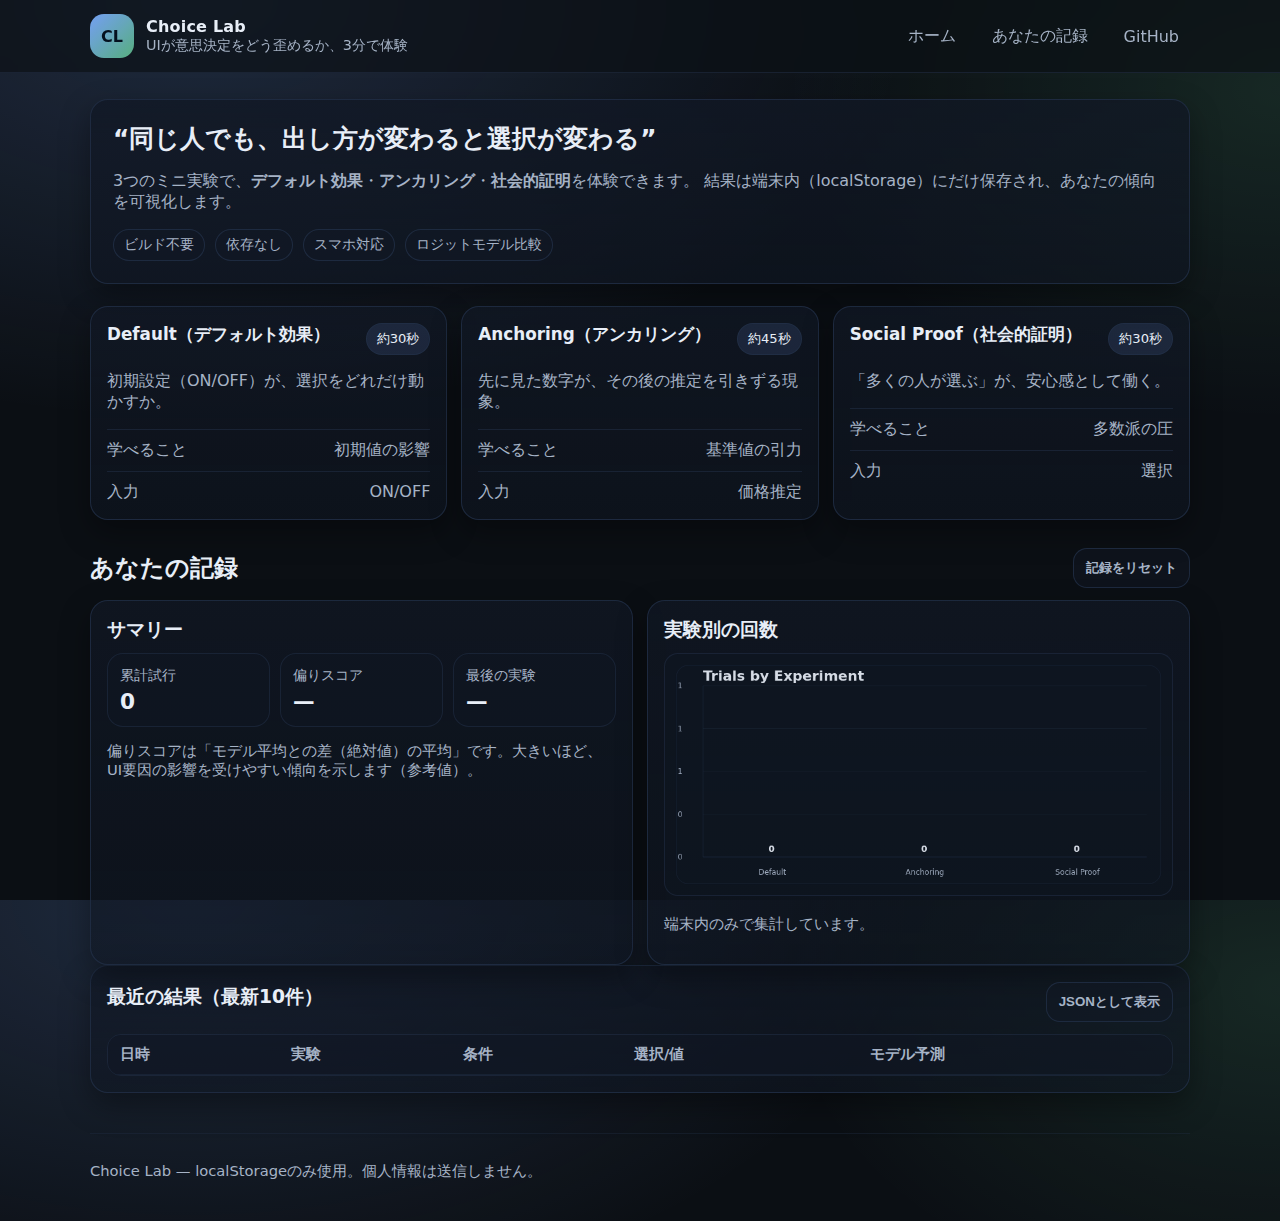
<file: index.html>
<!doctype html>
<html lang="ja">
<head>
  <meta charset="utf-8" />
  <meta name="viewport" content="width=device-width,initial-scale=1" />
  <title>Choice Lab</title>
  <link rel="stylesheet" href="./assets/style.css" />
</head>
<body>
  <header class="topbar">
    <div class="container">
      <div class="brand">
        <div class="logo">CL</div>
        <div>
          <div class="title">Choice Lab</div>
          <div class="subtitle">UIが意思決定をどう歪めるか、3分で体験</div>
        </div>
      </div>
      <nav class="nav">
        <a class="navlink" href="./index.html">ホーム</a>
        <a class="navlink" href="#records">あなたの記録</a>
        <a class="navlink" href="https://github.com/" target="_blank" rel="noreferrer">GitHub</a>
      </nav>
    </div>
  </header>

  <main class="container">
    <section class="hero">
      <div class="hero-card">
        <h1>“同じ人でも、出し方が変わると選択が変わる”</h1>
        <p class="muted">
          3つのミニ実験で、<b>デフォルト効果</b>・<b>アンカリング</b>・<b>社会的証明</b>を体験できます。
          結果は端末内（localStorage）にだけ保存され、あなたの傾向を可視化します。
        </p>
        <div class="pillrow">
          <span class="pill">ビルド不要</span>
          <span class="pill">依存なし</span>
          <span class="pill">スマホ対応</span>
          <span class="pill">ロジットモデル比較</span>
        </div>
      </div>
    </section>

    <section class="grid3">
      <a class="card link" href="./exp/default.html">
        <div class="card-head">
          <h2>Default（デフォルト効果）</h2>
          <div class="tag">約30秒</div>
        </div>
        <p class="muted">初期設定（ON/OFF）が、選択をどれだけ動かすか。</p>
        <div class="mini">
          <div class="mini-row"><span>学べること</span><span>初期値の影響</span></div>
          <div class="mini-row"><span>入力</span><span>ON/OFF</span></div>
        </div>
      </a>

      <a class="card link" href="./exp/anchoring.html">
        <div class="card-head">
          <h2>Anchoring（アンカリング）</h2>
          <div class="tag">約45秒</div>
        </div>
        <p class="muted">先に見た数字が、その後の推定を引きずる現象。</p>
        <div class="mini">
          <div class="mini-row"><span>学べること</span><span>基準値の引力</span></div>
          <div class="mini-row"><span>入力</span><span>価格推定</span></div>
        </div>
      </a>

      <a class="card link" href="./exp/social-proof.html">
        <div class="card-head">
          <h2>Social Proof（社会的証明）</h2>
          <div class="tag">約30秒</div>
        </div>
        <p class="muted">「多くの人が選ぶ」が、安心感として働く。</p>
        <div class="mini">
          <div class="mini-row"><span>学べること</span><span>多数派の圧</span></div>
          <div class="mini-row"><span>入力</span><span>選択</span></div>
        </div>
      </a>
    </section>

    <section id="records" class="section">
      <div class="section-head">
        <h2>あなたの記録</h2>
        <div class="actions">
          <button id="resetBtn" class="btn btn-ghost" type="button">記録をリセット</button>
        </div>
      </div>

      <div class="grid2">
        <div class="card">
          <h3>サマリー</h3>
          <div class="stats">
            <div class="stat">
              <div class="stat-label">累計試行</div>
              <div id="totalTrials" class="stat-value">—</div>
            </div>
            <div class="stat">
              <div class="stat-label">偏りスコア</div>
              <div id="biasScore" class="stat-value">—</div>
            </div>
            <div class="stat">
              <div class="stat-label">最後の実験</div>
              <div id="lastExp" class="stat-value">—</div>
            </div>
          </div>
          <p class="muted small">
            偏りスコアは「モデル平均との差（絶対値）の平均」です。大きいほど、UI要因の影響を受けやすい傾向を示します（参考値）。
          </p>
        </div>

        <div class="card">
          <h3>実験別の回数</h3>
          <canvas id="countChart" class="chart" width="800" height="380" aria-label="試行回数チャート"></canvas>
          <p class="muted small">端末内のみで集計しています。</p>
        </div>
      </div>

      <div class="card">
        <div class="section-head">
          <h3>最近の結果（最新10件）</h3>
          <div class="actions">
            <button id="exportBtn" class="btn btn-ghost" type="button">JSONとして表示</button>
          </div>
        </div>
        <div class="tablewrap">
          <table class="table" aria-label="最近の結果">
            <thead>
              <tr>
                <th>日時</th>
                <th>実験</th>
                <th>条件</th>
                <th>選択/値</th>
                <th>モデル予測</th>
              </tr>
            </thead>
            <tbody id="recentTbody"></tbody>
          </table>
        </div>
        <pre id="exportBox" class="codebox hidden"></pre>
      </div>
    </section>

    <footer class="footer">
      <div class="muted small">
        Choice Lab — localStorageのみ使用。個人情報は送信しません。
      </div>
    </footer>
  </main>

  <script type="module" src="./assets/app.js"></script>
</body>
</html>
</file>
<file: assets/style.css>
:root{
  --bg:#0b0f14;
  --panel:#111825;
  --panel2:#0f1622;
  --text:#e8eef7;
  --muted:#a6b3c6;
  --line:#223047;
  --accent:#7aa7ff;
  --good:#7dffb2;
  --warn:#ffd27a;
  --bad:#ff7a7a;
  --shadow: 0 12px 30px rgba(0,0,0,.35);
  --radius: 18px;
}

*{box-sizing:border-box}
html,body{height:100%}
body{
  margin:0;
  font-family: ui-sans-serif, system-ui, -apple-system, "Segoe UI", Roboto, "Noto Sans JP", Arial, "Apple Color Emoji", "Segoe UI Emoji";
  background: radial-gradient(1200px 700px at 15% 0%, rgba(122,167,255,.18), transparent 60%),
              radial-gradient(900px 600px at 100% 10%, rgba(125,255,178,.10), transparent 55%),
              var(--bg);
  color:var(--text);
}

a{color:inherit}
.container{
  width:min(1100px, 92vw);
  margin:0 auto;
}

.topbar{
  position:sticky; top:0;
  backdrop-filter: blur(12px);
  background: rgba(11,15,20,.65);
  border-bottom:1px solid rgba(34,48,71,.55);
  z-index:10;
}
.topbar .container{
  display:flex;
  align-items:center;
  justify-content:space-between;
  padding:14px 0;
}
.brand{display:flex; gap:12px; align-items:center}
.logo{
  width:44px; height:44px; border-radius:14px;
  display:grid; place-items:center;
  background: linear-gradient(135deg, rgba(122,167,255,.95), rgba(125,255,178,.65));
  color:#04101f;
  font-weight:800;
}
.title{font-weight:800; letter-spacing:.2px}
.subtitle{font-size:.9rem; color:var(--muted)}

.nav{display:flex; gap:14px; align-items:center}
.navlink{
  text-decoration:none;
  padding:8px 10px;
  border-radius:12px;
  color:var(--muted);
  border:1px solid transparent;
}
.navlink:hover{
  color:var(--text);
  border-color: rgba(34,48,71,.8);
  background: rgba(17,24,37,.5);
}

.hero{padding:26px 0 12px}
.hero-card{
  background: linear-gradient(180deg, rgba(17,24,37,.78), rgba(15,22,34,.64));
  border:1px solid rgba(34,48,71,.8);
  border-radius: var(--radius);
  padding:22px;
  box-shadow: var(--shadow);
}
.hero-card h1{margin:0 0 10px; font-size: clamp(1.15rem, 2vw, 1.55rem)}
.muted{color:var(--muted)}
.small{font-size:.92rem}
.pillrow{display:flex; flex-wrap:wrap; gap:10px; margin-top:14px}
.pill{
  font-size:.85rem;
  padding:6px 10px;
  border-radius:999px;
  border:1px solid rgba(34,48,71,.8);
  background: rgba(17,24,37,.45);
  color: var(--muted);
}

.section{padding:22px 0}
.section-head{
  display:flex;
  align-items:center;
  justify-content:space-between;
  gap:14px;
  margin-bottom:12px;
}
.section-head h2, .section-head h3{margin:0}
.actions{display:flex; gap:10px; align-items:center; flex-wrap:wrap}

.grid3{
  display:grid;
  grid-template-columns: repeat(3, 1fr);
  gap:14px;
  padding: 10px 0 6px;
}
.grid2{
  display:grid;
  grid-template-columns: 1fr 1fr;
  gap:14px;
}

.card{
  background: linear-gradient(180deg, rgba(17,24,37,.72), rgba(15,22,34,.56));
  border:1px solid rgba(34,48,71,.8);
  border-radius: var(--radius);
  padding:16px;
  box-shadow: var(--shadow);
}
.card.link{
  text-decoration:none;
  transition: transform .12s ease, border-color .12s ease, background .12s ease;
}
.card.link:hover{
  transform: translateY(-2px);
  border-color: rgba(122,167,255,.55);
  background: linear-gradient(180deg, rgba(17,24,37,.84), rgba(15,22,34,.62));
}
.card-head{
  display:flex;
  align-items:flex-start;
  justify-content:space-between;
  gap:10px;
}
.card h2{margin:0; font-size:1.05rem}
.card h3{margin:0 0 10px}

.tag{
  font-size:.82rem;
  padding:6px 10px;
  border-radius:999px;
  border:1px solid rgba(34,48,71,.8);
  background: rgba(122,167,255,.12);
  color: var(--text);
}
.mini{margin-top:12px}
.mini-row{
  display:flex;
  justify-content:space-between;
  color:var(--muted);
  border-top:1px solid rgba(34,48,71,.55);
  padding-top:10px;
  margin-top:10px;
}

.btn{
  cursor:pointer;
  border-radius: 14px;
  padding:10px 12px;
  border:1px solid rgba(34,48,71,.8);
  background: rgba(122,167,255,.18);
  color: var(--text);
  font-weight:650;
}
.btn:hover{border-color: rgba(122,167,255,.65)}
.btn-ghost{
  background: rgba(17,24,37,.45);
  color: var(--muted);
}
.btn-ghost:hover{color:var(--text)}

.stats{
  display:grid;
  grid-template-columns: repeat(3, 1fr);
  gap:10px;
  margin-top:10px;
}
.stat{
  padding:12px;
  border-radius: 16px;
  border:1px solid rgba(34,48,71,.55);
  background: rgba(15,22,34,.40);
}
.stat-label{color:var(--muted); font-size:.88rem}
.stat-value{font-size:1.35rem; font-weight:800; margin-top:4px}

.chart{
  width:100%;
  height:auto;
  border-radius: 14px;
  border:1px solid rgba(34,48,71,.55);
  background: rgba(15,22,34,.35);
}

.tablewrap{overflow:auto; border-radius:14px; border:1px solid rgba(34,48,71,.55)}
.table{width:100%; border-collapse:collapse; min-width:700px; background: rgba(15,22,34,.25)}
.table th, .table td{
  padding:10px 12px;
  border-bottom:1px solid rgba(34,48,71,.45);
  font-size:.92rem;
  color: var(--text);
}
.table th{color: var(--muted); text-align:left; background: rgba(17,24,37,.35)}
.table td{color: rgba(232,238,247,.92)}
.table tr:last-child td{border-bottom:none}

.codebox{
  margin-top:12px;
  padding:12px;
  border-radius:14px;
  border:1px solid rgba(34,48,71,.55);
  background: rgba(0,0,0,.25);
  overflow:auto;
  max-height: 320px;
}
.hidden{display:none}

.footer{
  padding: 28px 0 40px;
  border-top:1px solid rgba(34,48,71,.35);
  margin-top:18px;
}

/* Experiment pages */
.exp-wrap{padding:22px 0}
.exp-grid{
  display:grid;
  grid-template-columns: 1.2fr .8fr;
  gap:14px;
}
.kbd{
  font-family: ui-monospace, SFMono-Regular, Menlo, Monaco, Consolas, "Liberation Mono", "Courier New";
  font-size:.9rem;
  padding:2px 8px;
  border-radius: 10px;
  border:1px solid rgba(34,48,71,.65);
  background: rgba(17,24,37,.45);
  color: var(--muted);
}
.row{display:flex; gap:10px; align-items:center; flex-wrap:wrap}

.notice{
  border-left: 4px solid rgba(122,167,255,.8);
  padding:10px 12px;
  border-radius: 12px;
  background: rgba(122,167,255,.08);
  border:1px solid rgba(34,48,71,.6);
}

.inputbox{
  padding:14px;
  border-radius: 16px;
  border:1px solid rgba(34,48,71,.55);
  background: rgba(15,22,34,.35);
}

.switch{
  display:flex; align-items:center; gap:10px;
  padding:10px 12px;
  border-radius: 14px;
  border:1px solid rgba(34,48,71,.55);
  background: rgba(17,24,37,.40);
}
.switch input{transform: scale(1.25)}
.radio{
  display:flex; gap:10px; flex-wrap:wrap;
}
.radio label{
  display:flex; align-items:center; gap:8px;
  padding:10px 12px;
  border-radius: 14px;
  border:1px solid rgba(34,48,71,.55);
  background: rgba(17,24,37,.40);
  cursor:pointer;
}
.radio input{transform: scale(1.1)}

.range{
  width:100%;
}
.big{
  font-size: 1.2rem;
  font-weight: 800;
}

.badge{
  display:inline-flex;
  align-items:center;
  gap:8px;
  padding:6px 10px;
  border-radius:999px;
  border:1px solid rgba(34,48,71,.65);
  background: rgba(17,24,37,.40);
  color: var(--muted);
}
.badge b{color:var(--text)}

@media (max-width: 940px){
  .grid3{grid-template-columns:1fr}
  .grid2{grid-template-columns:1fr}
  .exp-grid{grid-template-columns:1fr}
  .stats{grid-template-columns:1fr}
  .nav{display:none}
}
</file>
